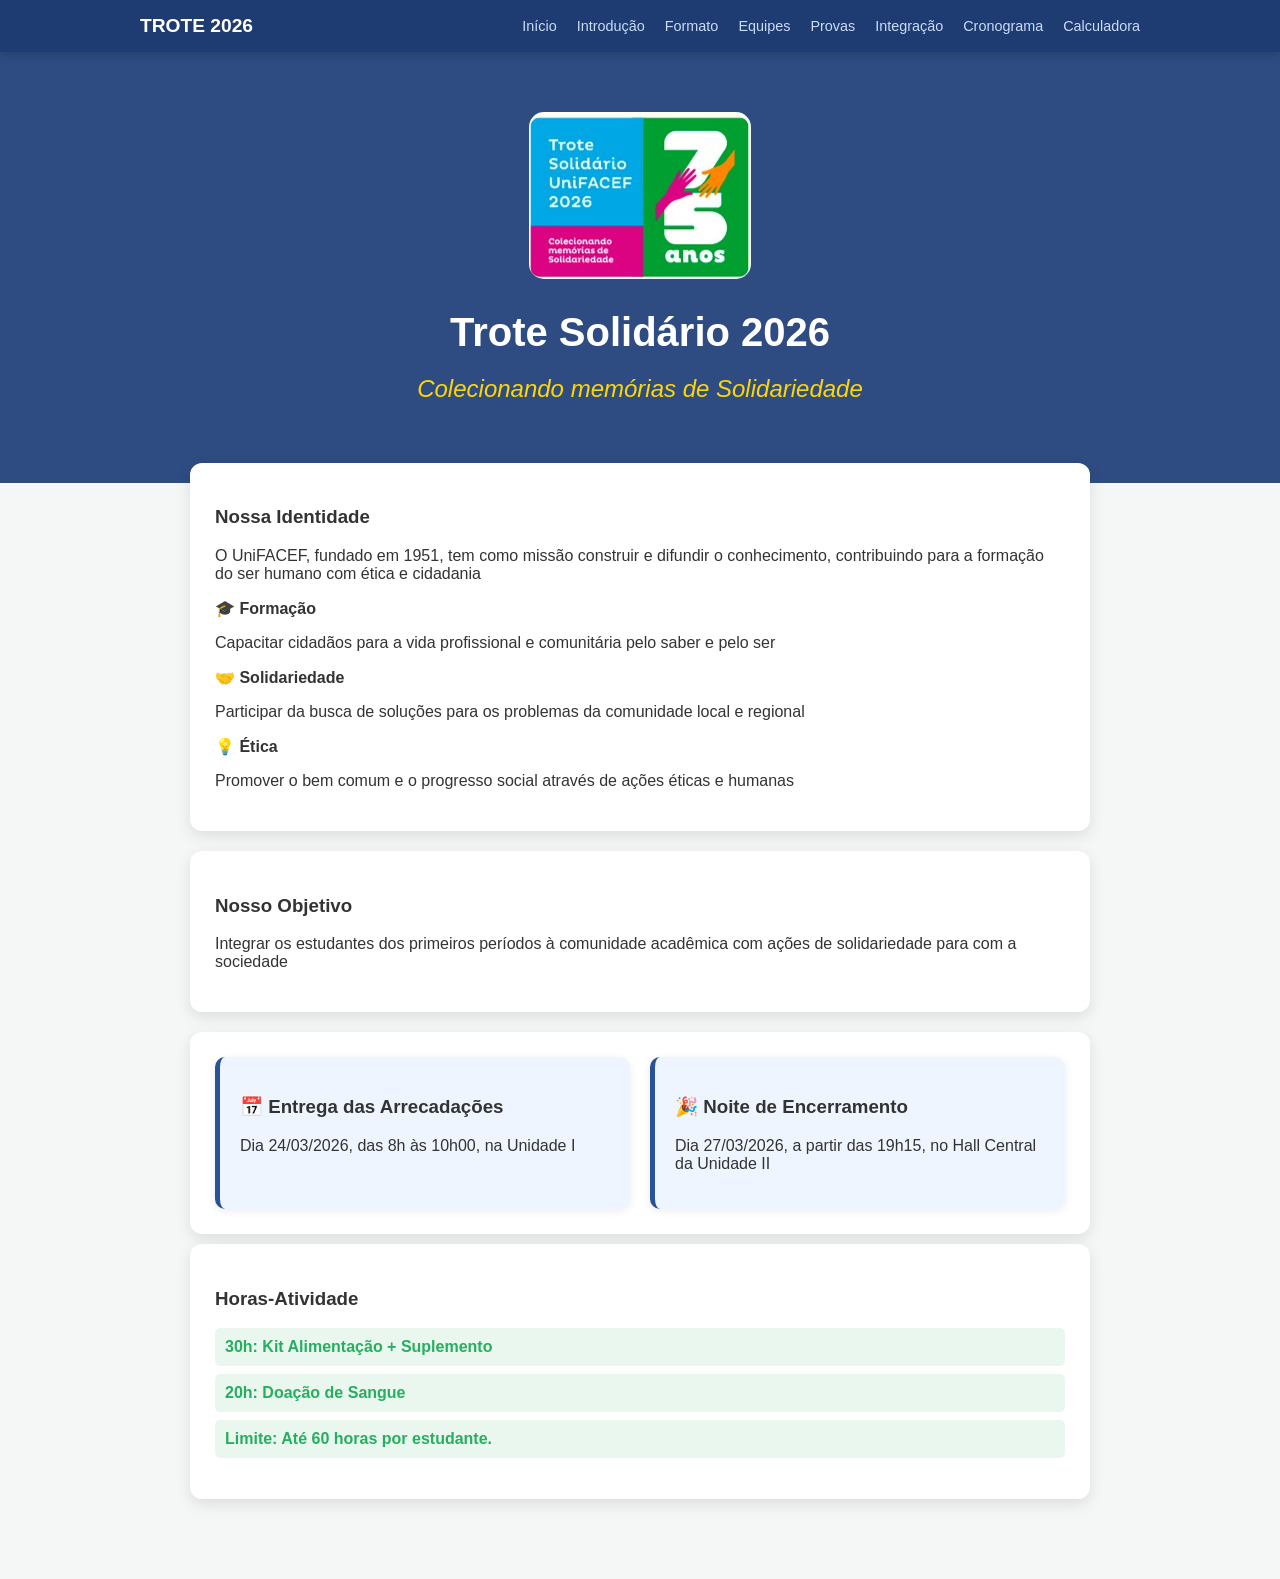
<file: index.html>
<!DOCTYPE html>
<html lang="pt-br">

<head>
    <meta charset="UTF-8">
    <title>Trote Solidário</title>
    <link rel="stylesheet" href="styles.css">
</head>

<body>
    <nav class="menu"> <!-- Menu de navegação -->
        <div class="menu-container">
            <a href="index.html" class="menu-logo">Trote 2026</a>
            <ul class="lista">
                <li><a href="index.html">Início</a></li>
                <li><a href="introducao.html">Introdução</a></li>
                <li><a href="formato.html">Formato</a></li>
                <li><a href="equipes.html">Equipes</a></li>
                <li><a href="provas.html">Provas</a></li>
                <li><a href="integracao.html">Integração</a></li>
                <li><a href="cronograma.html"> Cronograma</a></li>
                <li><a href="calculadora.html">Calculadora</a></li>
            </ul>
        </div>
    </nav>

    <header class="cabecalho">
        <div class="cabecalho-container">
            <img src="trote.jpeg" alt="UniFACEF" class="cabecalho-logo" />
            <h1> Trote Solidário 2026</h1>
            <h2> Colecionando memórias de Solidariedade</h2>
        </div>
    </header>

    <main class="principal">
        <section>
            <h3> Nossa Identidade </h3>
            <p> O UniFACEF, fundado em 1951, tem como missão construir e difundir o conhecimento, contribuindo para a
                formação do ser humano com ética e cidadania</p>
            <div class="pilares-container">
                <div class="pilar">
                    <strong> 🎓 Formação </strong>
                    <p> Capacitar cidadãos para a vida profissional e comunitária pelo saber e pelo ser </p>
                </div>
                <div class="pilar">
                    <strong> 🤝 Solidariedade </strong>
                    <p> Participar da busca de soluções para os problemas da comunidade local e regional </p>
                </div>
                <div class="pilar">
                    <strong> 💡 Ética </strong>
                    <p> Promover o bem comum e o progresso social através de ações éticas e humanas </p>
                </div>
            </div>
        </section>
        <section>
            <h3> Nosso Objetivo </h3>
            <p> Integrar os estudantes dos primeiros períodos à comunidade acadêmica com ações de solidariedade para com
                a sociedade </p>
        </section>

        <section class="importante">
            <div class="card-meta">
                <h3>📅 Entrega das Arrecadações</h3>
                <p>Dia 24/03/2026, das 8h às 10h00, na Unidade I</p>
            </div>
            <div class="card-meta">
                <h3>🎉 Noite de Encerramento</h3>
                <p>Dia 27/03/2026, a partir das 19h15, no Hall Central da Unidade II</p>
            </div>
        </section>

        <section class="recompensas">
            <h3> Horas-Atividade </h3>
            <ul>
                <li> <strong> 30h: </strong> Kit Alimentação + Suplemento </li>
                <li> <strong> 20h: </strong> Doação de Sangue </li>
                <li> <strong> Limite: </strong> Até 60 horas por estudante. </li>
            </ul>
        </section>
    </main>
</body>

</html>
</file>
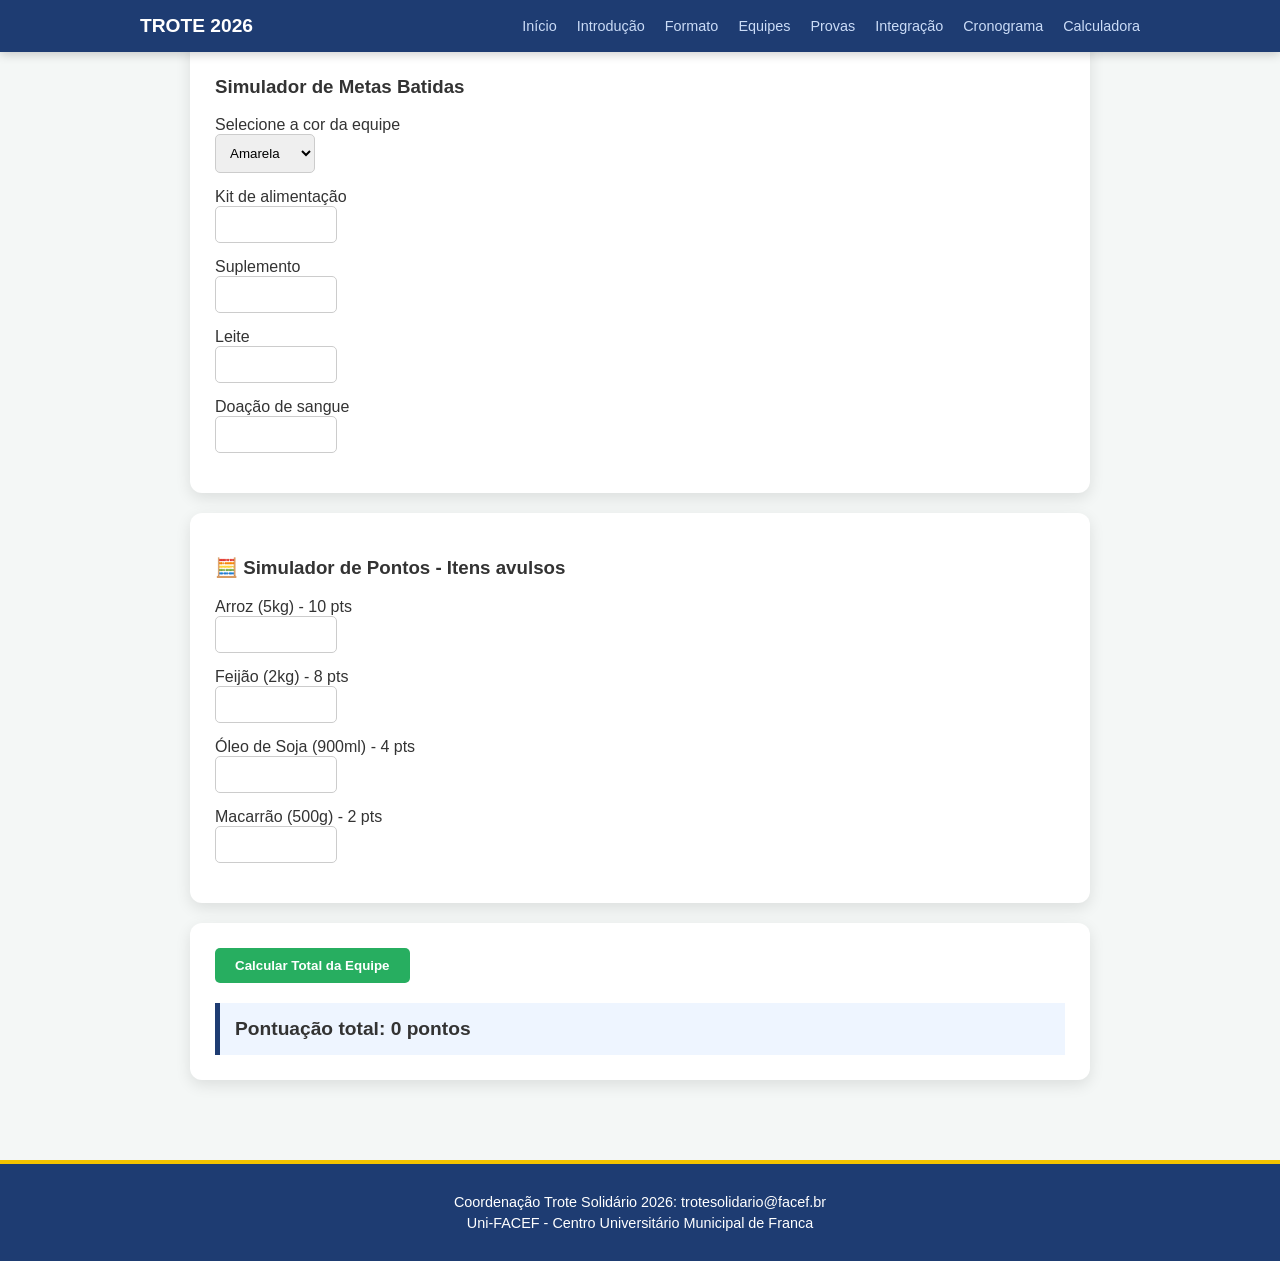
<file: calculadora.html>
<!DOCTYPE html>
<html lang="pt-br">

<head>
    <meta charset="UTF-8">
    <title>Trote Solidário</title>
    <link rel="stylesheet" href="styles.css">
    <script src="scripts.js"></script>
</head>

<body>
    <nav class="menu"> <!-- Menu de navegação -->
        <div class="menu-container">
            <a href="index.html" class="menu-logo">Trote 2026</a>
            <ul class="lista">
                <li><a href="index.html">Início</a></li>
                <li><a href="introducao.html">Introdução</a></li>
                <li><a href="formato.html">Formato</a></li>
                <li><a href="equipes.html">Equipes</a></li>
                <li><a href="provas.html">Provas</a></li>
                <li><a href="integracao.html">Integração</a></li>
                <li><a href="cronograma.html"> Cronograma</a></li>
                <li><a href="calculadora.html">Calculadora</a></li>
            </ul>
        </div>
    </nav>

    <main class="principal">
        <section>
            <h3> Simulador de Metas Batidas</h3>
            <div>
                <div class="form-group">
                    <label> Selecione a cor da equipe </label>
                    <select id="cor">
                        <option value="amarela"> Amarela </option>
                        <option value="cinza"> Cinza </option>
                        <option value="laranja"> Laranja </option>
                        <option value="marrom"> Marrom </option>
                        <option value="preta"> Preta </option>
                    </select>
                </div>
                <div class="form-group">
                    <label> Kit de alimentação </label>
                    <input type="number" id="kitAlimentacao" min="0">
                </div>
                <div class="form-group">
                    <label> Suplemento </label>
                    <input type="number" id="qtdeLatas" min="0">
                </div>
                <div class="form-group">
                    <label> Leite </label>
                    <input type="number" id="qtdeLeites" min="0">
                </div>
                <div class="form-group">
                    <label> Doação de sangue </label>
                    <input type="number" id="qtdeDoacoes" min="0">
                </div>
            </div>
        </section>
        <section>
            <h3> 🧮 Simulador de Pontos - Itens avulsos</h3>
            <div class="form-grid">
               <div class="form-group">
                    <label> Arroz (5kg) - 10 pts </label>
                    <input type="number" id="qtdeArroz" min="0">
               </div>
               <div class="form-group">
                    <label> Feijão (2kg) - 8 pts </label>
                    <input type="number" id="qtdeFeijao" min="0">
               </div>
               <div class="form-group">
                    <label> Óleo de Soja (900ml) - 4 pts </label>
                    <input type="number" id="qtdeOleo" min="0">
               </div>
               <div class="form-group">
                    <label> Macarrão (500g) - 2 pts </label>
                    <input type="number" id="qtdeMacarrao" min="0">
               </div>
            </div>
        </section>
        <section>
            <button onclick="calcular()"> Calcular Total da Equipe </button>
            <div id="resultado" class="resultado-box">
                Pontuação total: 0 pontos
            </div>
        </section>
    </main>

    <footer>
        <p> Coordenação Trote Solidário 2026: trotesolidario@facef.br </p>
        <p> Uni-FACEF - Centro Universitário Municipal de Franca </p>
    </footer>
</body>
</html>
</file>
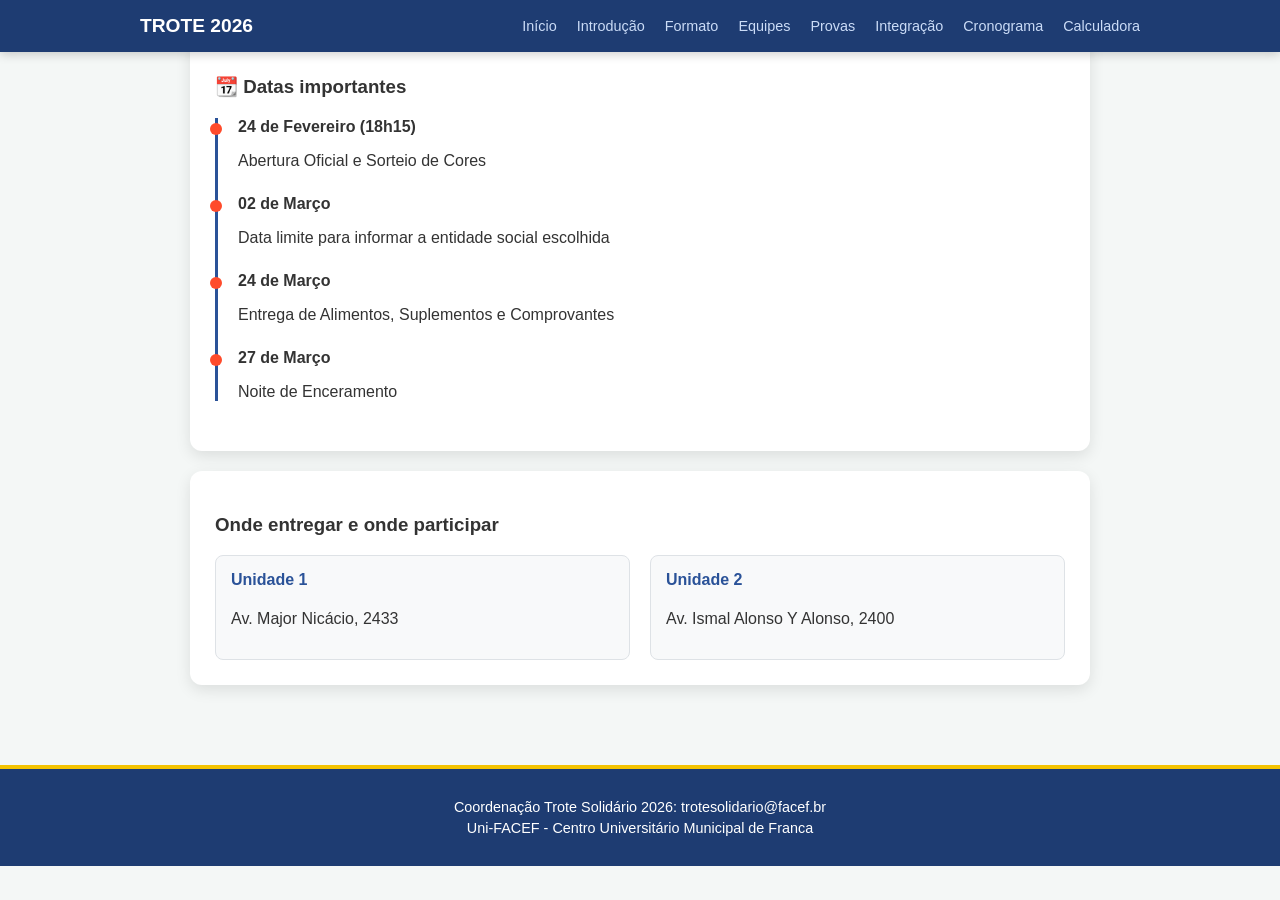
<file: cronograma.html>
<!DOCTYPE html>
<html lang="pt-br">

<head>
    <meta charset="UTF-8">
    <title>Trote Solidário</title>
    <link rel="stylesheet" href="styles.css">
</head>

<body>
    <nav class="menu"> <!-- Menu de navegação -->
        <div class="menu-container">
            <a href="index.html" class="menu-logo">Trote 2026</a>
            <ul class="lista">
                <li><a href="index.html">Início</a></li>
                <li><a href="introducao.html">Introdução</a></li>
                <li><a href="formato.html">Formato</a></li>
                <li><a href="equipes.html">Equipes</a></li>
                <li><a href="provas.html">Provas</a></li>
                <li><a href="integracao.html">Integração</a></li>
                <li><a href="cronograma.html"> Cronograma</a></li>
                <li><a href="calculadora.html">Calculadora</a></li>
            </ul>
        </div>
    </nav>

    <main class="principal">
        <section>
            <h3> 📆 Datas importantes </h3>
            <div class="timeline">
                <div class="evento">
                    <strong> 24 de Fevereiro (18h15) </strong>
                    <p> Abertura Oficial e Sorteio de Cores </p>
                </div>
                <div class="evento">
                    <strong> 02 de Março </strong>
                    <p> Data limite para informar a entidade social escolhida </p>
                </div>
                <div class="evento">
                    <strong> 24 de Março </strong>
                    <p> Entrega de Alimentos, Suplementos e Comprovantes</p>
                </div>
                <div class="evento">
                    <strong> 27 de Março </strong>
                    <p> Noite de Enceramento </p>
                </div>
            </div>
        </section>

        <section>
            <h3> Onde entregar e onde participar </h3>
            <div class="grid-locais">
                <div class="unidade">
                    <h4> Unidade 1 </h4>
                    <p> Av. Major Nicácio, 2433 </p>
                </div>
                <div class="unidade"> 
                    <h4> Unidade 2 </h4>
                    <p> Av. Ismal Alonso Y Alonso, 2400</p>
                </div>
            </div>
        </section>
    </main>

    <footer>
        <p> Coordenação Trote Solidário 2026: trotesolidario@facef.br </p>
        <p> Uni-FACEF - Centro Universitário Municipal de Franca </p>
    </footer>

</body>

</html>
</file>
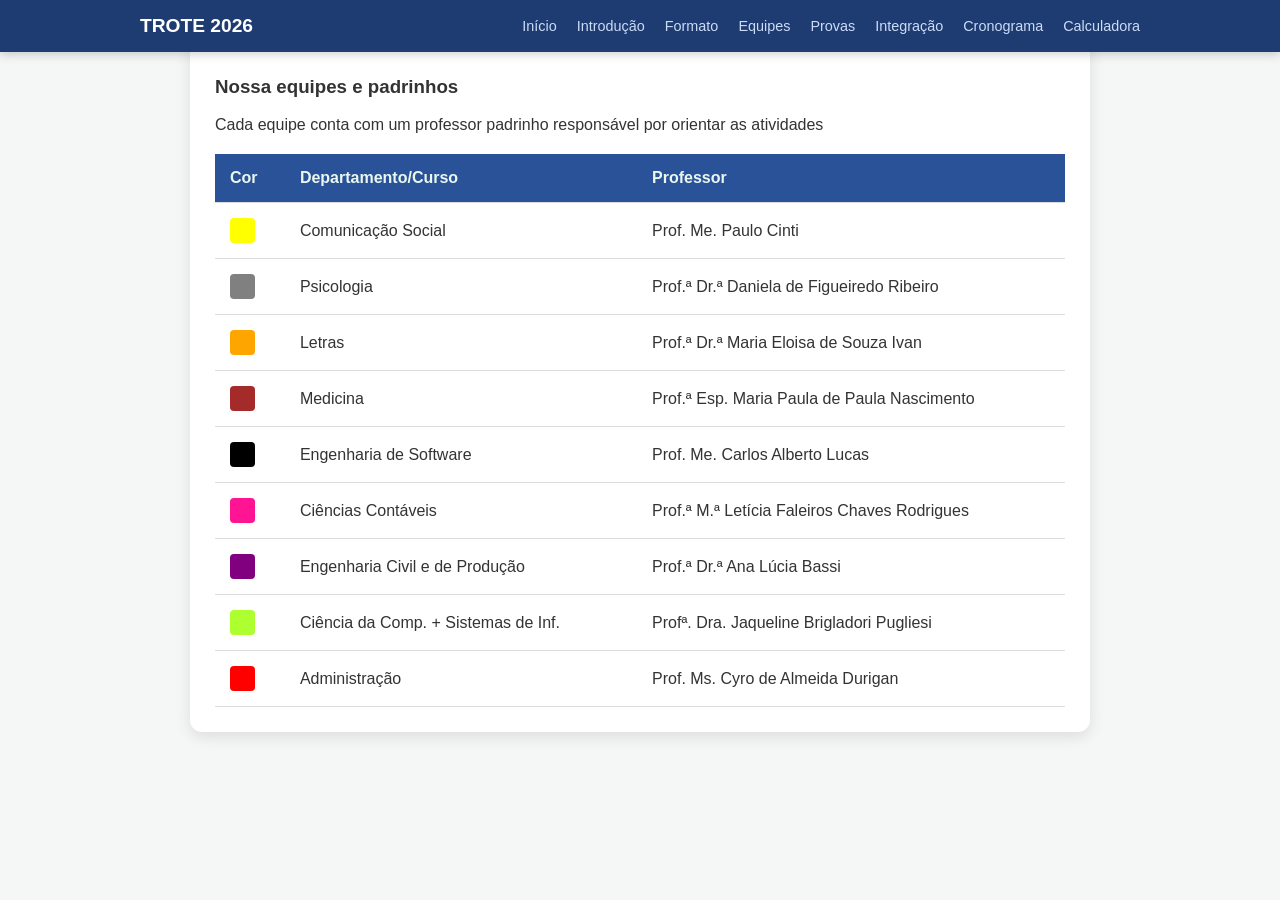
<file: equipes.html>
<!DOCTYPE html>
<html lang="pt-br">

<head>
    <meta charset="UTF-8">
    <title>Trote Solidário</title>
    <link rel="stylesheet" href="styles.css">
</head>

<body>
    <nav class="menu"> <!-- Menu de navegação -->
        <div class="menu-container">
            <a href="index.html" class="menu-logo">Trote 2026</a>
            <ul class="lista">
                <li><a href="index.html">Início</a></li>
                <li><a href="introducao.html">Introdução</a></li>
                <li><a href="formato.html">Formato</a></li>
                <li><a href="equipes.html">Equipes</a></li>
                <li><a href="provas.html">Provas</a></li>
                <li><a href="integracao.html">Integração</a></li>
                <li><a href="cronograma.html"> Cronograma</a></li>
                <li><a href="calculadora.html">Calculadora</a></li>
            </ul>
        </div>
    </nav>

    <main class="principal">
       <section class="lista-equipes">
        <h3> Nossa equipes e padrinhos </h3>
        <p> Cada equipe conta com um professor padrinho responsável por orientar as atividades </p>
        <table>
            <thead> <!-- cabeçalho da tabela -->
                <tr> <!-- linha da tabela-->
                    <th> Cor </th> 
                    <th> Departamento/Curso </th>
                    <th> Professor </th>
                </tr>
            </thead>
            <tbody>
                <tr>
                    <td> <div class="box-amarela"></div> </td>
                    <td> Comunicação Social </td>
                    <td> Prof. Me. Paulo Cinti </td>
                </tr>
                <tr>
                    <td> <div class="box-cinza"></div> </td>
                    <td> Psicologia </td>
                    <td> Prof.ª Dr.ª Daniela de Figueiredo Ribeiro </td>
                </tr>
                <tr>
                    <td> <div class="box-laranja"></div> </td>
                    <td> Letras </td>
                    <td> Prof.ª Dr.ª Maria Eloisa de Souza Ivan </td>
                </tr>
                <tr>
                    <td> <div class="box-marrom"></div> </td>
                    <td> Medicina </td>
                    <td> Prof.ª Esp. Maria Paula de Paula Nascimento </td>
                </tr>
                <tr>
                    <td> <div class="box-preta"></div> </td>
                    <td> Engenharia de Software </td>
                    <td> Prof. Me. Carlos Alberto Lucas </td>
                </tr>
                <tr>
                    <td> <div class="box-rosa"></div> </td>
                    <td> Ciências Contáveis </td>
                    <td> Prof.ª M.ª Letícia Faleiros Chaves Rodrigues </td>
                </tr>
                <tr>
                    <td> <div class="box-roxa"></div> </td>
                    <td> Engenharia Civil e de Produção </td>
                    <td> Prof.ª Dr.ª Ana Lúcia Bassi </td>
                </tr>
                <tr>
                    <td> <div class="box-verde"></div> </td>
                    <td> Ciência da Comp. + Sistemas de Inf. </td>
                    <td>Profª. Dra. Jaqueline Brigladori Pugliesi </td>
                </tr>
                <tr>
                    <td> <div class="box-vermelha"></div> </td>
                    <td> Administração </td>
                    <td>Prof. Ms. Cyro de Almeida Durigan</td>
                </tr>
            </tbody>
        </table>

       </section>
    </main>

</body>

</html>
</file>
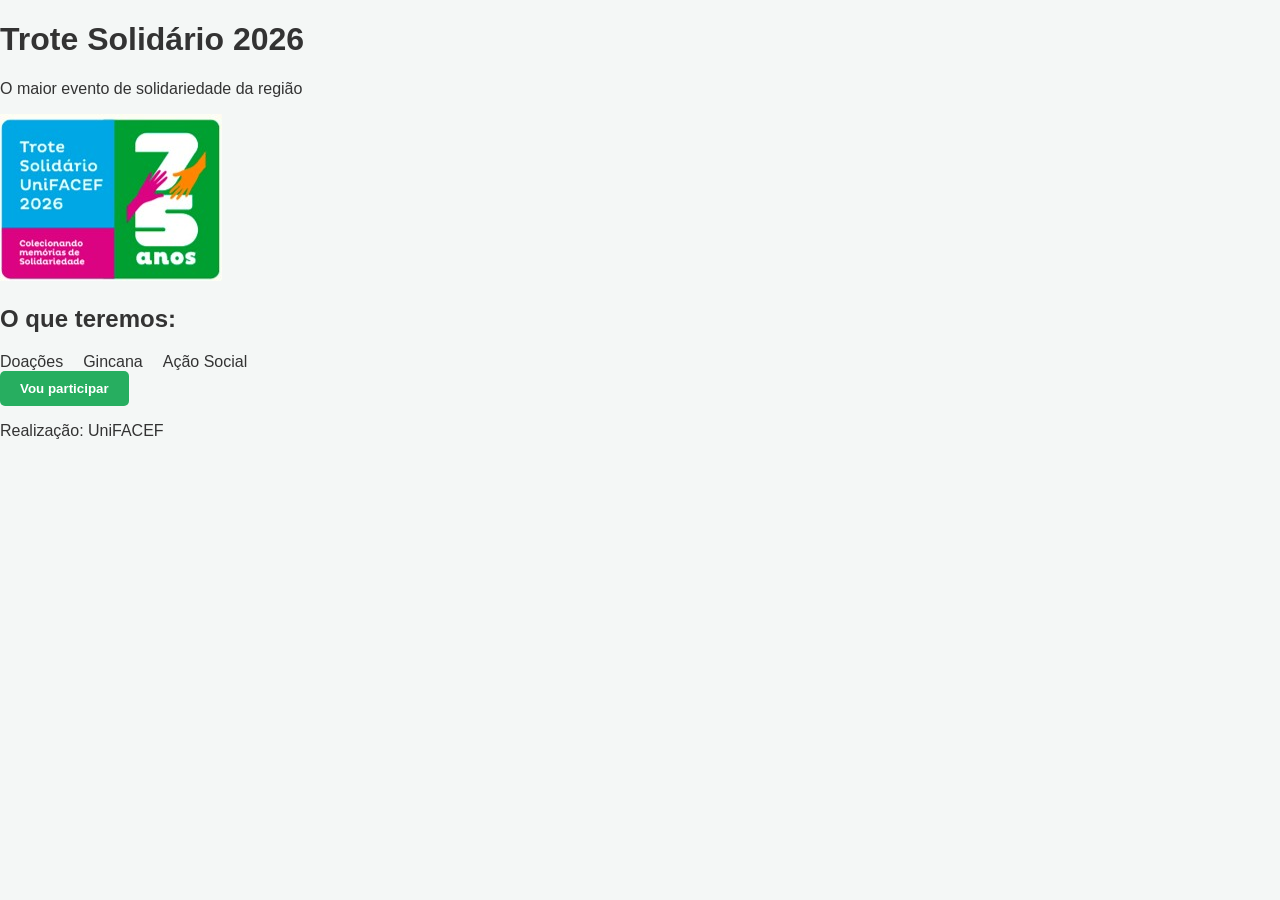
<file: evento.html>
<!DOCTYPE html>
<html lang="pt-br">

<head>
    <link rel="stylesheet" href="styles.css">
    <meta charset="UTF-8">
    <title>Trote Solidário 2026</title>
</head>

<body>
    <div class="card">
        <h1>Trote Solidário 2026</h1>
        <p class="texto"> O maior evento de solidariedade da região </p>
        <img src="imagem.jpeg" alt="Logo Trote Solidário" class="imagem">
        <h2> O que teremos: </h2>

        <ul class="lista">
            <li>Doações</li>
            <li>Gincana</li>
            <li>Ação Social</li>
        </ul>

        <button>
            Vou participar
        </button>

        <p class="texto"> Realização: UniFACEF</p>

    </div>

</body>

</html>
</file>
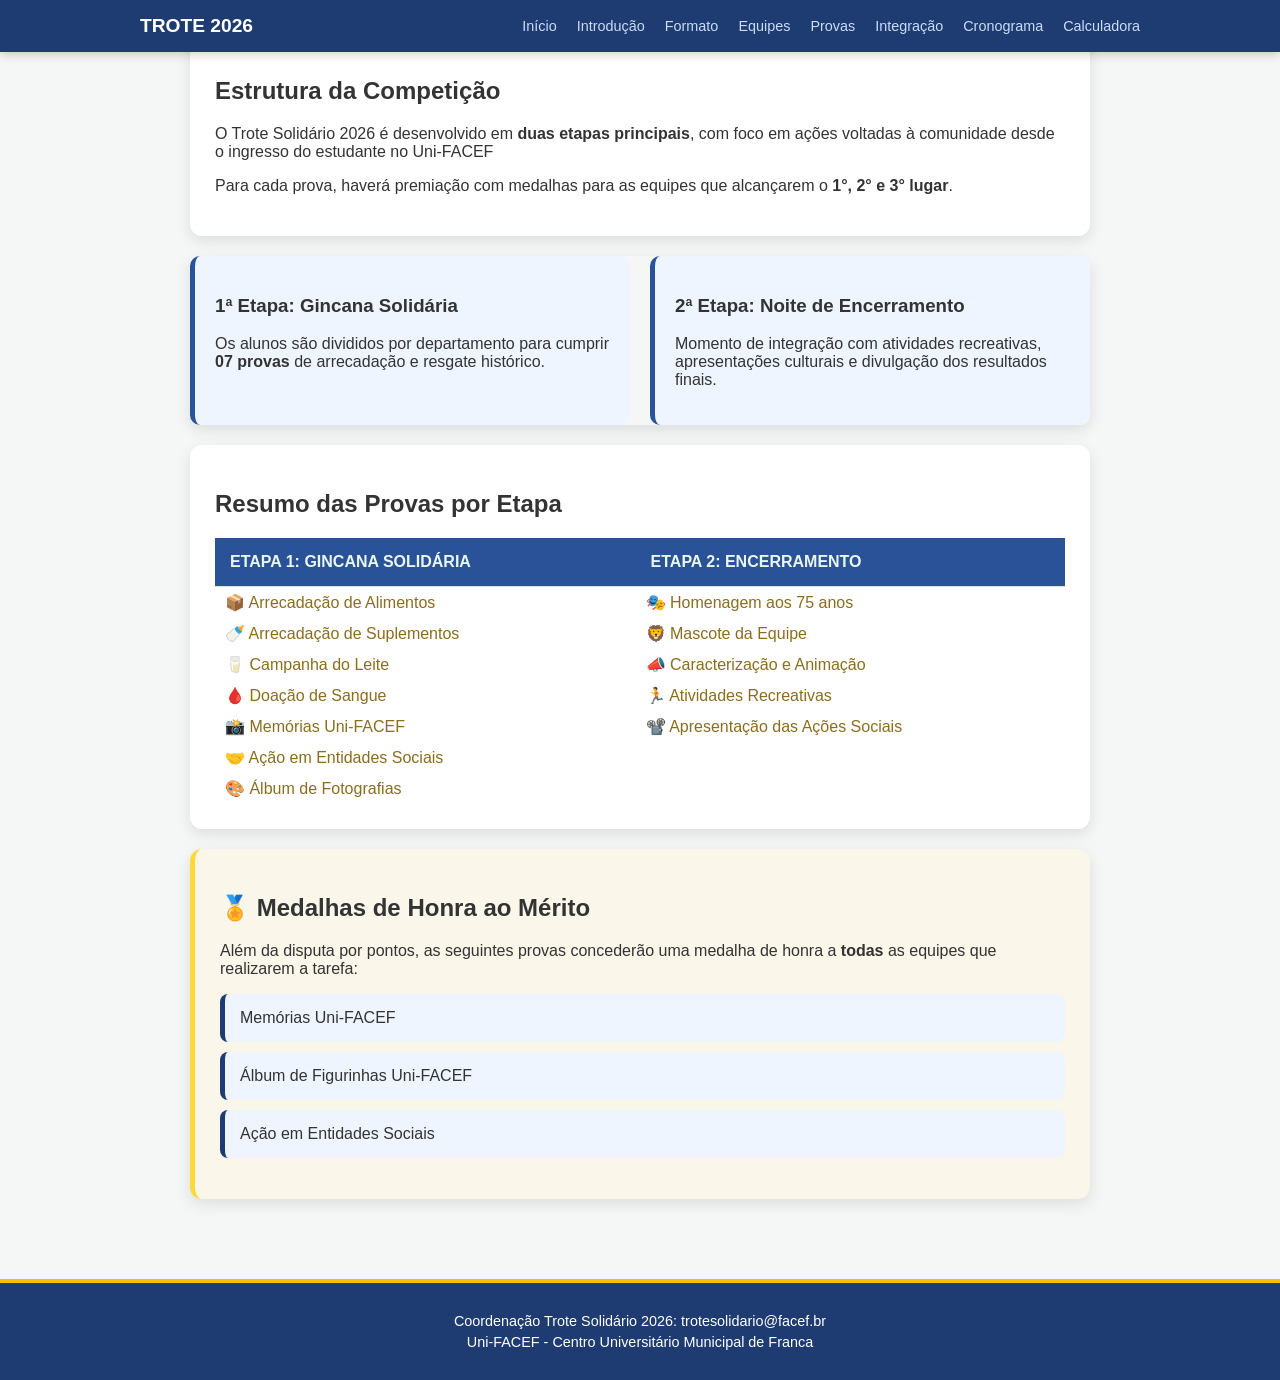
<file: formato.html>
<!DOCTYPE html>
<html lang="pt-br">

<head>
    <meta charset="UTF-8">
    <title>Trote Solidário</title>
    <link rel="stylesheet" href="styles.css">
</head>

<body>
    <nav class="menu"> <!-- Menu de navegação -->
        <div class="menu-container">
            <a href="index.html" class="menu-logo">Trote 2026</a>
            <ul class="lista">
                <li><a href="index.html">Início</a></li>
                <li><a href="introducao.html">Introdução</a></li>
                <li><a href="formato.html">Formato</a></li>
                <li><a href="equipes.html">Equipes</a></li>
                <li><a href="provas.html">Provas</a></li>
                <li><a href="integracao.html">Integração</a></li>
                <li><a href="cronograma.html"> Cronograma</a></li>
                <li><a href="calculadora.html">Calculadora</a></li>
            </ul>
        </div>
    </nav>

    <main class="principal">
        <section>
            <h2>Estrutura da Competição</h2>
            <p>O Trote Solidário 2026 é desenvolvido em <strong> duas etapas principais</strong>, com foco em ações voltadas à comunidade desde o ingresso do estudante no Uni-FACEF </p>
            <P>Para cada prova, haverá premiação com medalhas para as equipes que alcançarem o <strong>1°, 2° e 3° lugar</strong>.</P>
        </section>

        <section class="card-etapas"> 
           <div>
                <h3>1ª Etapa: Gincana Solidária</h3>
                <p>Os alunos são divididos por departamento para cumprir <strong> 07 provas </strong> de arrecadação e resgate histórico.</p>
           </div>
           <div>
                <h3>2ª Etapa: Noite de Encerramento</h3>
                <p>Momento de integração com atividades recreativas, apresentações culturais e divulgação dos resultados finais.</p>
           </div>
        </section>

        <section class="etapas">
            <h2>Resumo das Provas por Etapa</h2>
            <table>
                 <thead>
                    <tr>
                        <th>ETAPA 1: GINCANA SOLIDÁRIA</th> 
                        <th>ETAPA 2: ENCERRAMENTO</th>
                    </tr>
                </thead>
                <tbody>
                    <tr>
                        <td> 📦 Arrecadação de Alimentos </td>
                        <td> 🎭 Homenagem aos 75 anos </td>
                    </tr>
                    <tr>
                        <td> 🍼 Arrecadação de Suplementos </td>
                        <td> 🦁 Mascote da Equipe </td>
                    </tr>
                    <tr>
                        <td> 🥛 Campanha do Leite </td>
                        <td> 📣 Caracterização e Animação </td>
                    </tr>
                    <tr>
                        <td> 🩸 Doação de Sangue </td>
                        <td> 🏃 Atividades Recreativas </td>
                    </tr>
                    <tr>
                        <td> 📸 Memórias Uni-FACEF</td>
                        <td> 📽️ Apresentação das Ações Sociais</td>
                    </tr>
                    <tr>
                        <td> 🤝 Ação em Entidades Sociais </td>
                    </tr>
                    <tr>
                        <td> 🎨 Álbum de Fotografias </td>
                    </tr>
                </tbody>
            </table>
        </section>

        <section class="card-medalhas">
            <h2> 🏅 Medalhas de Honra ao Mérito </h2>
            <p> Além da disputa por pontos, as seguintes provas concederão uma medalha de honra a <strong>todas</strong> as equipes que realizarem a tarefa:</p>
            <ul class="lista-valores">
                <li>Memórias Uni-FACEF</li>
                <li>Álbum de Figurinhas Uni-FACEF</li>
                <li>Ação em Entidades Sociais</li>
            </ul>
        </section>
    </main>

    <footer>
        <p> Coordenação Trote Solidário 2026: trotesolidario@facef.br </p>
        <p> Uni-FACEF - Centro Universitário Municipal de Franca </p>
    </footer>

</body>

</html>
</file>
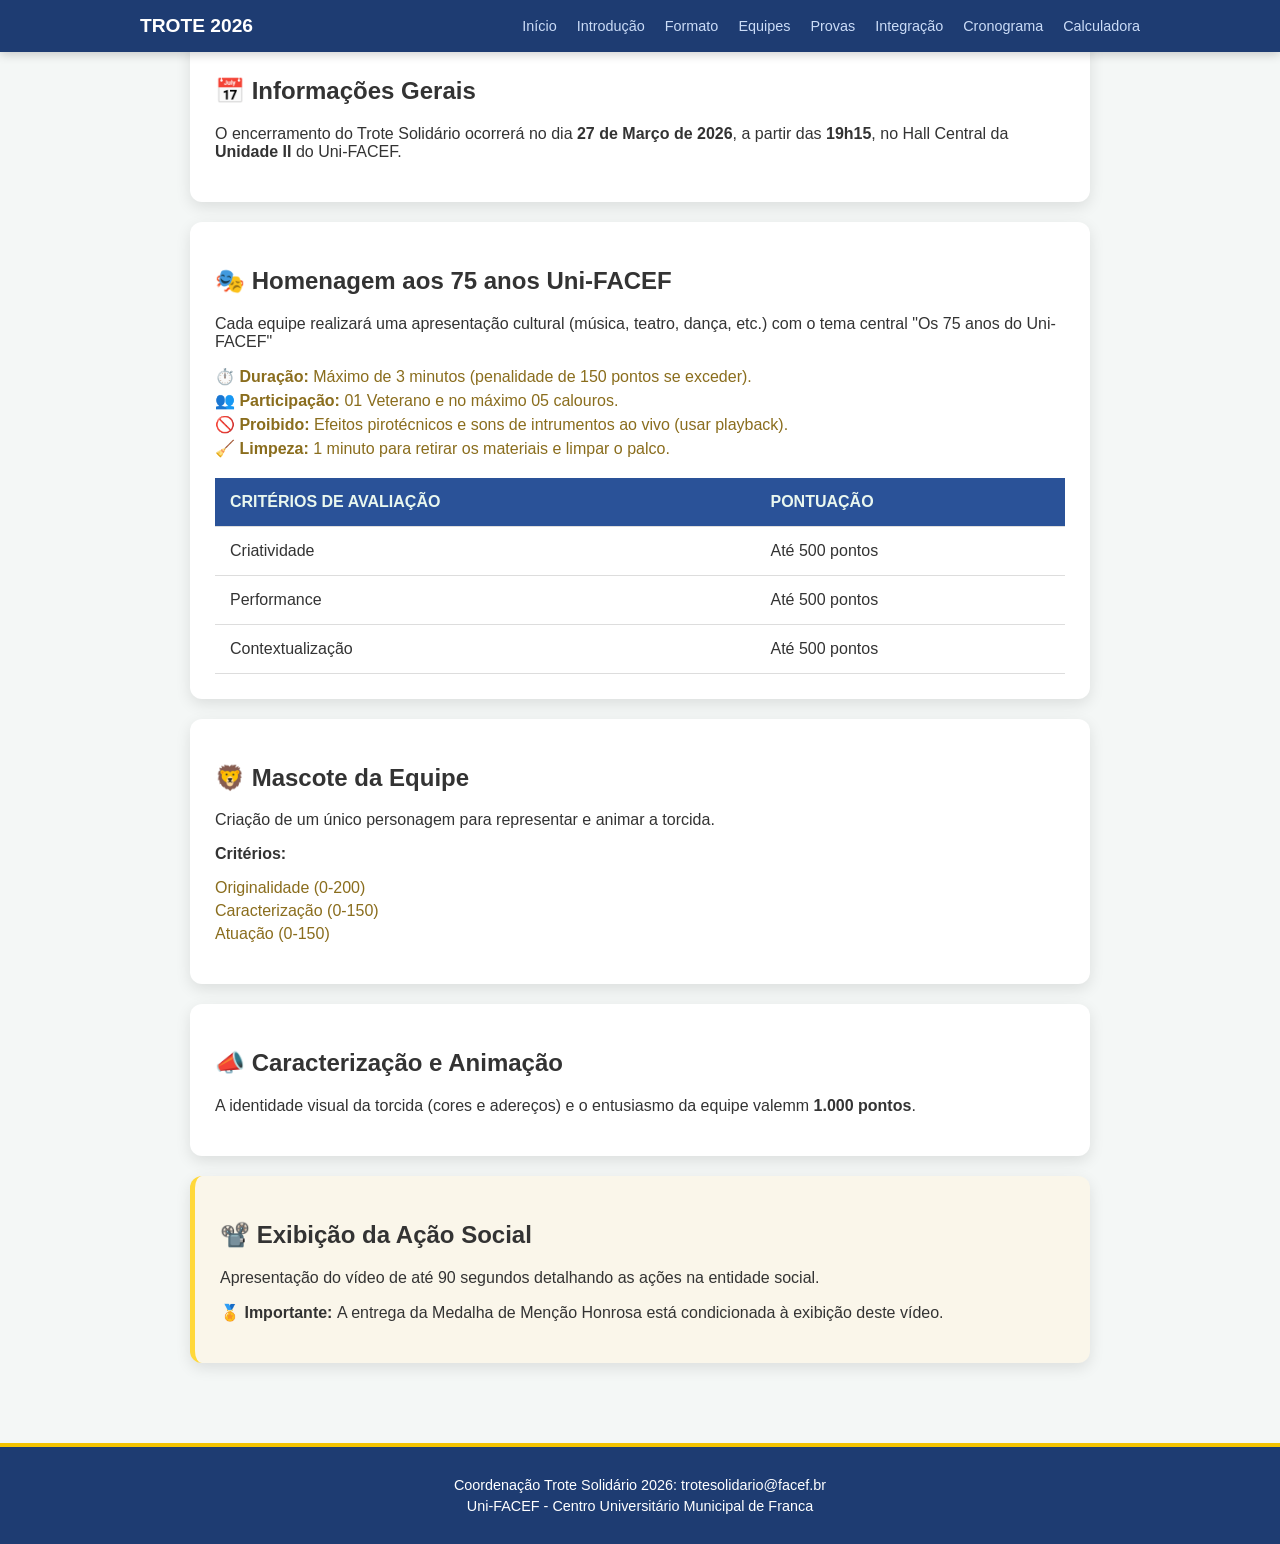
<file: integracao.html>
<!DOCTYPE html>
<html lang="pt-br">

<head>
    <meta charset="UTF-8">
    <title>Trote Solidário</title>
    <link rel="stylesheet" href="styles.css">
</head>

<body>
    <nav class="menu"> <!-- Menu de navegação -->
        <div class="menu-container">
            <a href="index.html" class="menu-logo">Trote 2026</a>
            <ul class="lista">
                <li><a href="index.html">Início</a></li>
                <li><a href="introducao.html">Introdução</a></li>
                <li><a href="formato.html">Formato</a></li>
                <li><a href="equipes.html">Equipes</a></li>
                <li><a href="provas.html">Provas</a></li>
                <li><a href="integracao.html">Integração</a></li>
                <li><a href="cronograma.html"> Cronograma</a></li>
                <li><a href="calculadora.html">Calculadora</a></li>
            </ul>
        </div>
    </nav>

    <main class="principal">
        <section>
            <h2>📅 Informações Gerais</h2>
            <p>
                O encerramento do Trote Solidário ocorrerá no dia <strong>27 de Março de 2026</strong>, a partir das <strong>19h15</strong>, no Hall Central 
                da <strong>Unidade II</strong> do Uni-FACEF.
            </p>
        </section>
        
        <section>
            <h2>🎭 Homenagem aos 75 anos Uni-FACEF</h2>
            <P>
                Cada equipe realizará uma apresentação cultural (música, teatro, dança, etc.) com o tema central "Os 75 anos do Uni-FACEF"
            </P>
            <ul class="lista-provas">
                <li><strong>⏱️ Duração:</strong> Máximo de 3 minutos (penalidade de 150 pontos se exceder).</li>
                <li><strong>👥 Participação:</strong> 01 Veterano e no máximo 05 calouros.</li>
                <li><strong>🚫 Proibido:</strong> Efeitos pirotécnicos e sons de intrumentos ao vivo (usar playback).</li>
                <li><strong>🧹 Limpeza:</strong> 1 minuto para retirar os materiais e limpar o palco. </li>
            </ul>

            <table>
                <thead>
                    <tr>
                        <th>CRITÉRIOS DE AVALIAÇÃO</th>
                        <th>PONTUAÇÃO</th>
                    </tr>
                </thead>
                <tbody>
                    <tr>
                        <td>Criatividade</td>
                        <td>Até 500 pontos</td>
                    </tr>
                    <tr>
                        <td>Performance</td>
                        <td>Até 500 pontos</td>
                    </tr>
                    <tr>
                        <td>Contextualização</td>
                        <td>Até 500 pontos</td>
                    </tr>
                </tbody>
            </table>
        </section>

        <section>
            <h2>🦁 Mascote da Equipe</h2>
            <p>Criação de um único personagem para representar e animar a torcida.</p>
            <p><strong>Critérios: </strong></p>
            <ul class="lista-provas">
                <li>Originalidade (0-200)</li>
                <li>Caracterização (0-150)</li>
                <li>Atuação (0-150)</li>
            </ul>
        </section>

        <section>
            <h2>📣 Caracterização e Animação </h2> 
            <p> A identidade visual da torcida (cores e adereços) e o entusiasmo da equipe valemm <strong>1.000 pontos</strong>.</p>
        </section>

        <section class="card-medalhas">
            <h2>📽️ Exibição da Ação Social</h2>
            <p> Apresentação do vídeo de até 90 segundos detalhando as ações na entidade social.</p>
            <p><strong>🏅 Importante: </strong> A entrega da Medalha de Menção Honrosa está condicionada à exibição deste vídeo.</p>
        </section>
    </main>

    <footer>
        <p> Coordenação Trote Solidário 2026: trotesolidario@facef.br </p>
        <p> Uni-FACEF - Centro Universitário Municipal de Franca </p>
    </footer>

</body>

</html>
</file>
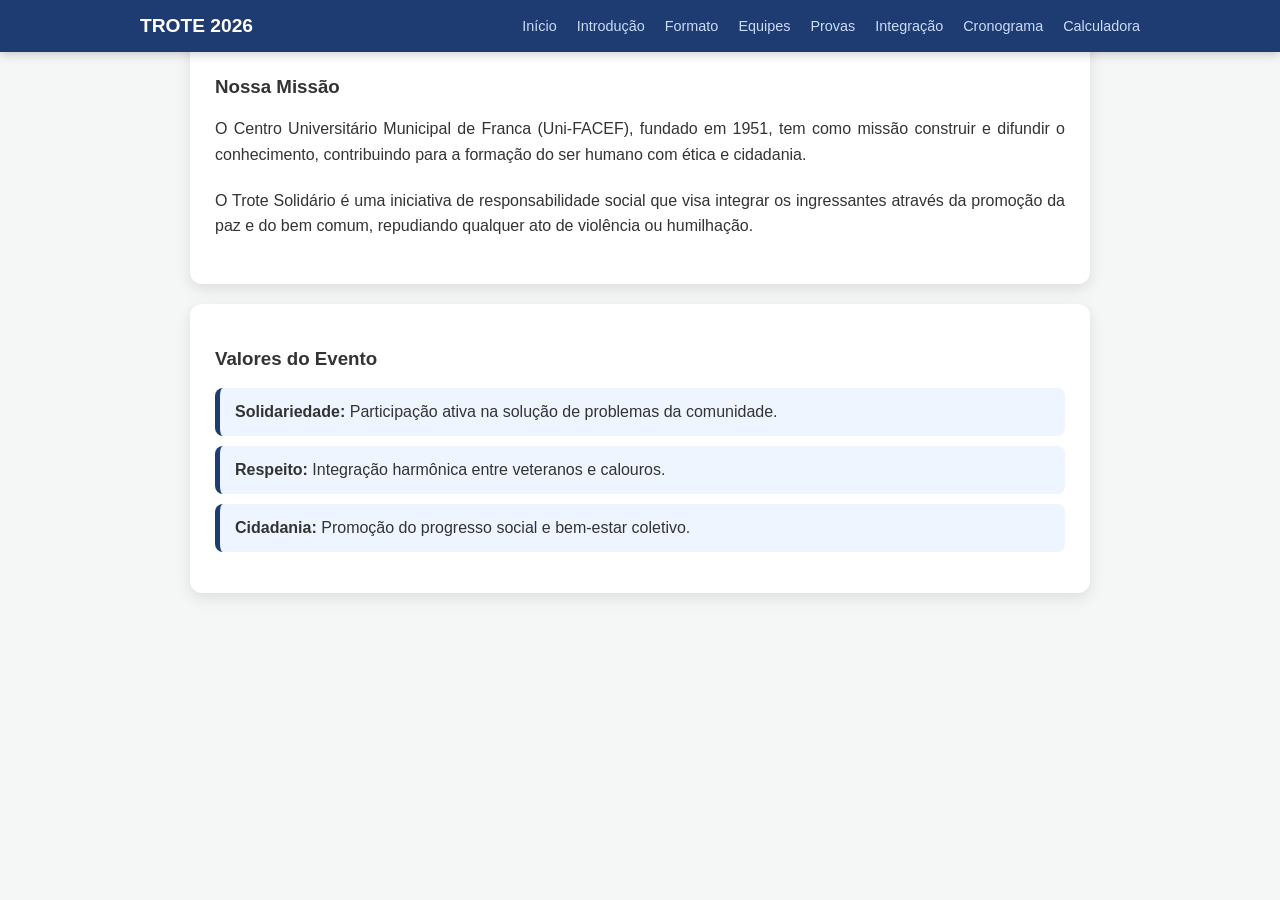
<file: introducao.html>
<!DOCTYPE html>
<html lang="pt-br">

<head>
    <meta charset="UTF-8">
    <title>Trote Solidário</title>
    <link rel="stylesheet" href="styles.css">
</head>

<body>
    <nav class="menu"> <!-- Menu de navegação -->
        <div class="menu-container">
            <a href="index.html" class="menu-logo">Trote 2026</a>
            <ul class="lista">
                <li><a href="index.html">Início</a></li>
                <li><a href="introducao.html">Introdução</a></li>
                <li><a href="formato.html">Formato</a></li>
                <li><a href="equipes.html">Equipes</a></li>
                <li><a href="provas.html">Provas</a></li>
                <li><a href="integracao.html">Integração</a></li>
                <li><a href="cronograma.html"> Cronograma</a></li>
                <li><a href="calculadora.html">Calculadora</a></li>
            </ul>
        </div>
    </nav>

    <main class="principal">
        <section class="texto-introducao">
            <h3>Nossa Missão</h3>
            <p>
                O Centro Universitário Municipal de Franca (Uni-FACEF), fundado em 1951,
                tem como missão construir e difundir o conhecimento, contribuindo para a
                formação do ser humano com ética e cidadania.
            </p>

            <P>
                O Trote Solidário é uma iniciativa de responsabilidade social que visa integrar
                os ingressantes através da promoção da paz e do bem comum, repudiando qualquer
                ato de violência ou humilhação.
            </p>
        </section>
        
        <section>
            <h3>Valores do Evento</h3>
            <ul class="lista-valores">
                <li><strong> Solidariedade: </strong> Participação ativa na solução de problemas da comunidade.</li>
                <li><strong> Respeito: </strong> Integração harmônica entre veteranos e calouros.</li>
                <li><strong> Cidadania: </strong>Promoção do progresso social e bem-estar coletivo.</li>
            </ul>
        </section>
    </main>
</body>

</html>
</file>
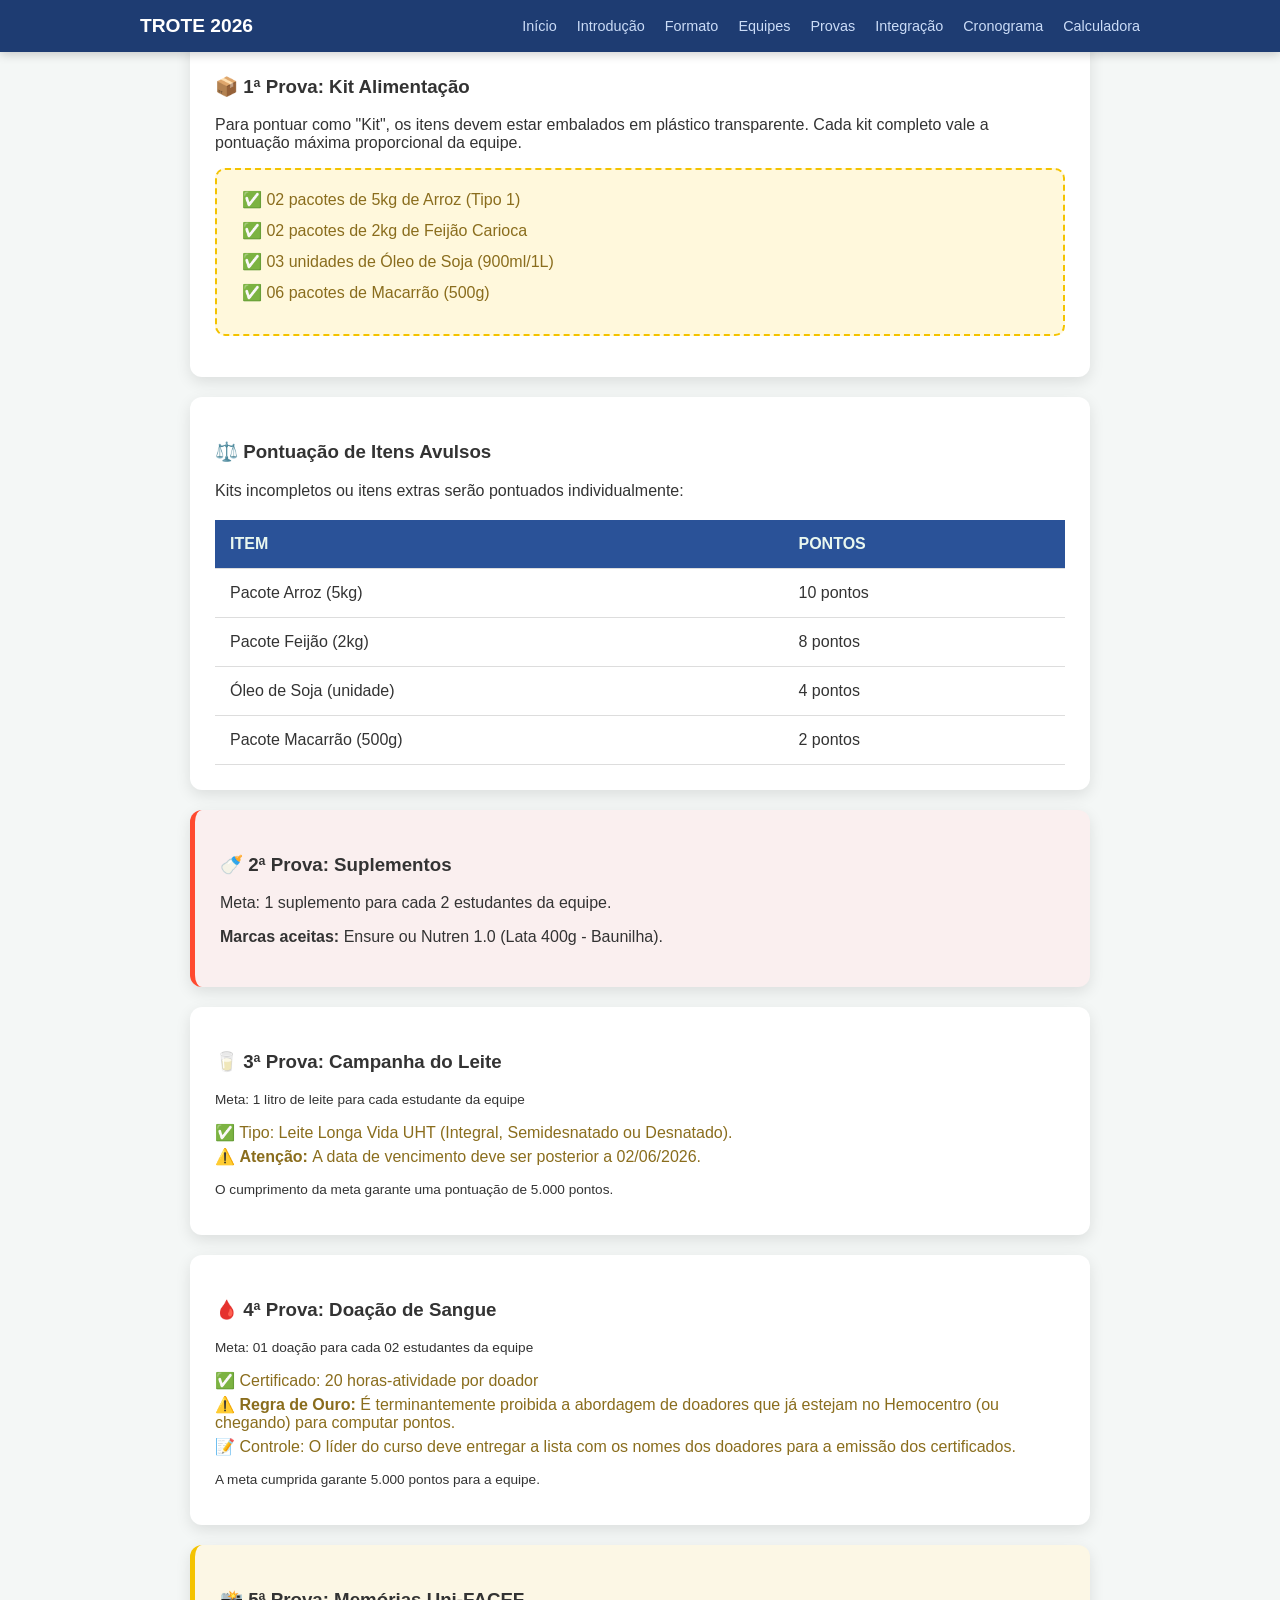
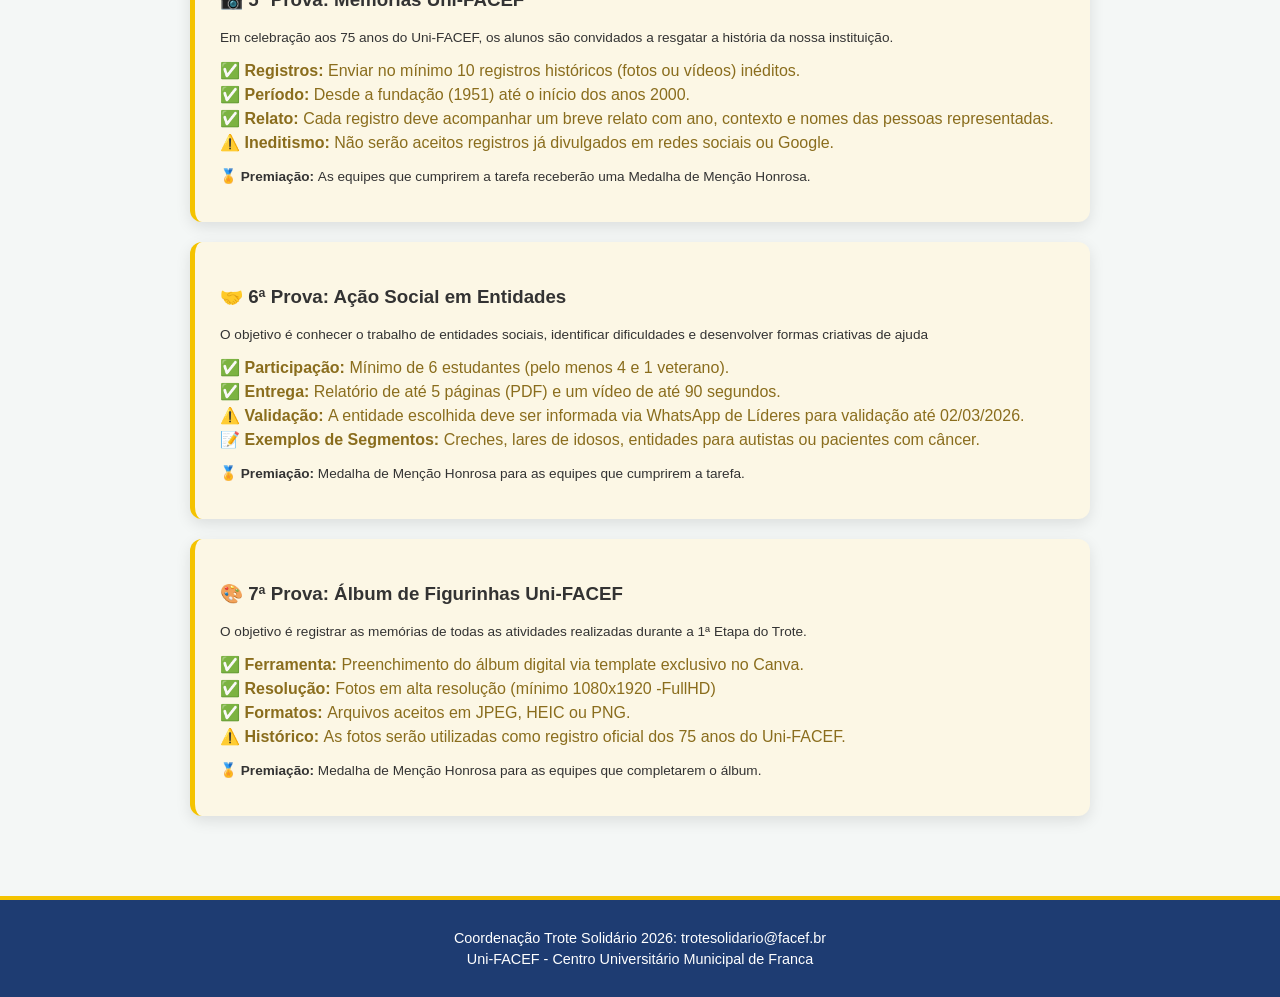
<file: provas.html>
<!DOCTYPE html>
<html lang="pt-br">

<head>
    <meta charset="UTF-8">
    <title>Trote Solidário</title>
    <link rel="stylesheet" href="styles.css">
</head>

<body>
    <nav class="menu"> <!-- Menu de navegação -->
        <div class="menu-container">
            <a href="index.html" class="menu-logo">Trote 2026</a>
            <ul class="lista">
                <li><a href="index.html">Início</a></li>
                <li><a href="introducao.html">Introdução</a></li>
                <li><a href="formato.html">Formato</a></li>
                <li><a href="equipes.html">Equipes</a></li>
                <li><a href="provas.html">Provas</a></li>
                <li><a href="integracao.html">Integração</a></li>
                <li><a href="cronograma.html"> Cronograma</a></li>
                <li><a href="calculadora.html">Calculadora</a></li>
            </ul>
        </div>
    </nav>

    <main class="principal">
        <section>
            <h3>📦 1ª Prova: Kit Alimentação</h3>
            <p> Para pontuar como "Kit", os itens devem estar embalados em plástico transparente. Cada kit completo vale
                a pontuação máxima proporcional da equipe. </p>
            <ul class="lista-kit">
                <li> ✅ 02 pacotes de 5kg de Arroz (Tipo 1) </li>
                <li> ✅ 02 pacotes de 2kg de Feijão Carioca </li>
                <li> ✅ 03 unidades de Óleo de Soja (900ml/1L) </li>
                <li> ✅ 06 pacotes de Macarrão (500g) </li>
            </ul>
        </section>

        <section>
            <h3> ⚖️ Pontuação de Itens Avulsos </h3>
            <p> Kits incompletos ou itens extras serão pontuados individualmente:</p>
            <table>
                <thead>
                    <tr>
                        <th>ITEM</th>
                        <th>PONTOS</th>
                    </tr>
                </thead>
                <tbody>
                    <tr>
                        <td>Pacote Arroz (5kg)</td>
                        <td> 10 pontos </td>
                    </tr>
                    <tr>
                        <td> Pacote Feijão (2kg) </td>
                        <td> 8 pontos </td>
                    </tr>
                    <tr>
                        <td> Óleo de Soja (unidade) </td>
                        <td> 4 pontos </td>
                    </tr>
                    <tr>
                        <td> Pacote Macarrão (500g) </td>
                        <td> 2 pontos </td>
                    </tr>
            </tbody>
            </table>
        </section>

        <section class="suplementos">
            <h3> 🍼 2ª Prova: Suplementos </h3>
            <p> Meta: 1 suplemento para cada 2 estudantes da equipe. </p>
            <p><strong>Marcas aceitas: </strong> Ensure ou Nutren 1.0 (Lata 400g - Baunilha). </p>
        </section>

        <section class="provas">
            <h3> 🥛 3ª Prova: Campanha do Leite </h3>
            <p> Meta: 1 litro de leite para cada estudante da equipe </p>
            <ul class="lista-provas">
                <li> ✅ Tipo: Leite Longa Vida UHT (Integral, Semidesnatado ou Desnatado). </li>
                <li> ⚠️ <strong>Atenção: </strong> A data de vencimento deve ser posterior a 02/06/2026.</li>
            </ul>
            <p> O cumprimento da meta garante uma pontuação de 5.000 pontos. </p>
        </section>

        <section class="provas">
            <h3> 🩸 4ª Prova: Doação de Sangue </h3>
            <p>Meta: 01 doação para cada 02 estudantes da equipe </p>
            <ul class="lista-provas">
                <li> ✅ Certificado: 20 horas-atividade por doador </li>
                <li> ⚠️ <strong> Regra de Ouro: </strong> É terminantemente proibida a abordagem de doadores que já estejam no Hemocentro (ou chegando) para computar pontos.</li>
                <li> 📝 Controle: O líder do curso deve entregar a lista com os nomes dos doadores para a emissão dos certificados. </li>
            </ul>
            <p> A meta cumprida garante 5.000 pontos para a equipe. </p>
        </section>

        <section class="provas2">
            <h3> 📸 5ª Prova: Memórias Uni-FACEF </h3>
            <p> Em celebração aos 75 anos do Uni-FACEF, os alunos são convidados a resgatar a história da nossa instituição. </p>
            <ul class="lista-provas">
                <li> ✅ <strong> Registros: </strong> Enviar no mínimo 10 registros históricos (fotos ou vídeos) inéditos. </li>
                <li> ✅ <strong> Período: </strong> Desde a fundação (1951) até o início dos anos 2000. </li>
                <li> ✅ <strong> Relato: </strong> Cada registro deve acompanhar um breve relato com ano, contexto e nomes das pessoas representadas. </li>
                <li> ⚠️ <strong> Ineditismo: </strong> Não serão aceitos registros já divulgados em redes sociais ou Google. </li>
            </ul>
            <p> 🏅 <strong> Premiação: </strong> As equipes que cumprirem a tarefa receberão uma Medalha de Menção Honrosa. </p>
        </section>

        <section class="provas2">
            <h3> 🤝 6ª Prova: Ação Social em Entidades </h3>
            <p> O objetivo é conhecer o trabalho de entidades sociais, identificar dificuldades e desenvolver formas criativas de ajuda </p>
            <ul class="lista-provas">
                <li> ✅ <strong> Participação: </strong> Mínimo de 6 estudantes (pelo menos 4 e 1 veterano). </li>
                <li> ✅ <strong> Entrega: </strong> Relatório de até 5 páginas (PDF) e um vídeo de até 90 segundos. </li>
                <li> ⚠️ <strong> Validação: </strong> A entidade escolhida deve ser informada via WhatsApp de Líderes para validação até 02/03/2026. </li>
                <li> 📝 <strong> Exemplos de Segmentos: </strong> Creches, lares de idosos, entidades para autistas ou pacientes com câncer. </li>
            </ul>
            <p> 🏅 <strong> Premiação: </strong> Medalha de Menção Honrosa para as equipes que cumprirem a tarefa. </p>
        </section>

         <section class="provas2">
            <h3> 🎨 7ª Prova: Álbum de Figurinhas Uni-FACEF </h3>
            <p> O  objetivo é registrar as memórias de todas as atividades realizadas durante a 1ª Etapa do Trote. </p>
            <ul class="lista-provas">
                <li> ✅ <strong> Ferramenta: </strong> Preenchimento do álbum digital via template exclusivo no Canva. </li>
                <li> ✅ <strong> Resolução: </strong> Fotos em alta resolução (mínimo 1080x1920 -FullHD) </li>
                <li> ✅ <strong> Formatos: </strong> Arquivos aceitos em JPEG, HEIC ou PNG. </li>
                <li> ⚠️ <strong> Histórico: </strong> As fotos serão utilizadas como registro oficial dos 75 anos do Uni-FACEF. </li>
            </ul>
            <p> 🏅 <strong> Premiação: </strong> Medalha de Menção Honrosa para as equipes que completarem o álbum. </p>
        </section>
    </main>

    <footer>
        <p> Coordenação Trote Solidário 2026: trotesolidario@facef.br </p>
        <p> Uni-FACEF - Centro Universitário Municipal de Franca </p>
    </footer>

</body>



</html>
</file>
<file: styles.css>
body {
    margin: 0;
    font-family: 'Segoe UI', sans-serif;
    background-color: #f4f7f6;
    color: #333;
}

.menu {
    background-color: #1e3c72;
    padding: 15px 0;
    position: sticky;
    /* menu sempre no topo  */
    top: 0;
    /* posição 0 - posição acima */
    z-index: 1000;
    /* fica sempre por cima dos outros conteúdos */
    box-shadow: 0 2px 10px rgba(0, 0, 0, 0.2);
    /* caixa com sombra */
}

.menu-container {
    max-width: 1000px;
    margin: 0 auto;
    display: flex;
    justify-content: space-between;
    align-items: center;
    padding: 0 20px;
}

.menu-logo {
    color: white;
    text-decoration: none;
    font-weight: bold;
    font-size: 1.2rem;
    text-transform: uppercase;
}

.lista {
    list-style: none;
    display: flex;
    gap: 20px;
    margin: 0;
    padding: 0;
}

.lista a {
    color: #CBDCF7;
    text-decoration: none;
    font-size: 0.9rem;
    font-weight: 500;
    transition: color 0.3s;
}

.lista a:hover {
    color: #ffffff;
}

.cabecalho {
    background-color: #2e4c82;
    color: white;
    padding: 60px 20px;
    text-align: center;
}

.cabecalho-logo{
    border-radius: 15px;
}

.cabecalho h1 {
    font-size: 2.5rem;
    margin-bottom: 5px;
}

.cabecalho h2 {
    font-weight: 300;
    font-style: italic;
    color: #ffd700;
}

.principal {
    max-width: 900px;
    margin: -40px auto 40px;
    padding: 20px;
}

section {
    background-color: #ffffff;
    padding: 25px;
    border-radius: 12px;
    box-shadow: 0 5px 15px rgba(0, 0, 0, 0.1);
    margin-bottom: 20px;
}

.importante {
    display: flex;
    gap: 20px;
    margin: 10px 0;
}

.card-meta {
    background-color: #eef5ff;
    padding: 20px;
    border-radius: 10px;
    border-left: 5px solid #2a5298;
    box-shadow: 0 2px 8px rgba(0,0,0,0.08);
    flex: 1;
}
.recompensas ul {
    list-style: none;
    padding: 0;
}
.recompensas li {
    background: #e9f7ef; 
    margin: 8px 0; 
    padding: 10px;
    border-radius: 5px; 
    color: #27ae60; 
    font-weight: bold;
}
.texto-introducao p {
    line-height: 1.6;
    margin-bottom: 20px;
    text-align: justify;
}
.lista-valores {
    list-style: none;
    padding: 0;
}
.lista-valores li {
    background-color: #eef5ff;
    padding: 15px;
    margin-bottom: 10px;
    border-radius: 8px;
    border-left: 5px solid #1e3c72;
}
table {
    width: 100%;
    border-collapse: collapse;
    margin-top: 20px;
    background-color: white;
}
th, td {
    padding: 15px;
    text-align: left;
    border-bottom: 1px solid #ddd;
}
th {
    background-color: #2a5298;
    color: #e9f7ef;
}
.box-amarela {
    width: 25px;
    height: 25px;
    border-radius: 4px;
    background-color: yellow;
}
.box-cinza {
    width: 25px;
    height: 25px;
    border-radius: 4px;
    background-color: gray;
}
.box-laranja {
    width: 25px;
    height: 25px;
    border-radius: 4px;
    background-color: orange;
}
.box-marrom {
    width: 25px;
    height: 25px;
    border-radius: 4px;
    background-color: brown;
}
.box-preta {
    width: 25px;
    height: 25px;
    border-radius: 4px;
    background-color: black;
}
.box-rosa {
    width: 25px;
    height: 25px;
    border-radius: 4px;
    background-color: deeppink;
}
.box-roxa {
    width: 25px;
    height: 25px;
    border-radius: 4px;
    background-color: purple;
}
.box-verde {
    width: 25px;
    height: 25px;
    border-radius: 4px;
    background-color: greenyellow;
}
.box-vermelha {
    width: 25px;
    height: 25px;
    border-radius: 4px;
    background-color: red;
}
.lista-kit {
    list-style: none;
    padding: 20px 25px;
    background-color: #fff8dc; 
    border: 2px dashed #f4c300; 
    border-radius: 10px;
}

.lista-kit li {
    margin-bottom: 12px;
    color: #8a6d1d;
    font-weight: 500;
    display: flex;
    align-items: center;
    gap: 10px;
}

.suplementos {
    background-color: #faefef;
    border-left: 5px solid #FF4A2F;
}

.lista-provas {
    list-style: none;
    padding: 0;
}

.lista-provas li {
    color: #8a6d1d;
    margin-bottom: 5px;
}

.provas p {
    font-size: 0.85rem;
}

.provas2 {
    background-color: #fcf7e5;
    border-left: 5px solid #f4c300;
}

.provas2 p {
    font-size: 0.85rem;
}

footer {
    background-color: #1e3c72;
    color: #ffffff;
    text-align: center;
    padding: 25px 15px;
    border-top: 4px solid #f4c300;
}

footer p {
    margin: 5px 0; 
    font-size: 0.9rem;
}

.evento {
    margin-bottom: 25px;
    position: relative; /* Move o elemento HTML sem alterar elementos ao lado */
}

.evento::before{ /* Cria elemento fantasma - aparece como primeiro elemento */
    content: ''; /* Modo arquiteto */
    width: 12px;
    height: 12px;
    background: #ff4b2b;
    border-radius: 50%;
    position: absolute;
    left: -28px;
    top: 5px;
}

.timeline {
    border-left: 3px solid #2a5298;
    padding-left: 20px;
    margin-top: 20px;
}

.grid-locais {
    display: flex;
    gap: 20px;
}

.unidade {
    flex: 1;
    background: #f8f9fa;
    padding: 15px;
    border-radius: 8px;
    border: 1px solid #dee2e6;
}

.unidade h4 {
    color: #2a5298;
    margin-top: 0;
}

/* Formato */

.card-etapas {
    padding: 0;
    background-color: #f4f7f6;
    border-radius: 10px;
    display: flex;
    flex-direction: row;
    gap: 20px;
}


.card-etapas div {
    background-color: #eef5ff;
    padding: 20px;
    border-radius: 10px;
    border-left: 5px solid #2a5298;
    flex: 1;
}

.etapas td {
    padding: 6px 10px;
    text-align: left;
    border-bottom: none;
    color: #8a6d1d;
}
.card-medalhas {
    background-color: #faf6ea;
    border-left: 5px solid #ffd83a;
}

/* Calculadora */

.form-group {
    margin-bottom: 15px;
    display: flex;
    flex-direction: column;
}

input, select {
    padding: 10px;
    border-radius: 5px;
    border: 1px solid #ccc;
    width: 100px;
}

button {
    background-color: #27ae60;
    color: white;
    padding: 10px 20px;
    border: none;
    border-radius: 5px;
    cursor: pointer;
    font-weight: bold;
}

.resultado-box {
    margin-top: 20px;
    padding: 15px;
    background-color: #eef5ff;
    border-left: 5px solid #1e3c72;
    font-weight: bold;
    font-size: 1.2rem;
}
</file>
